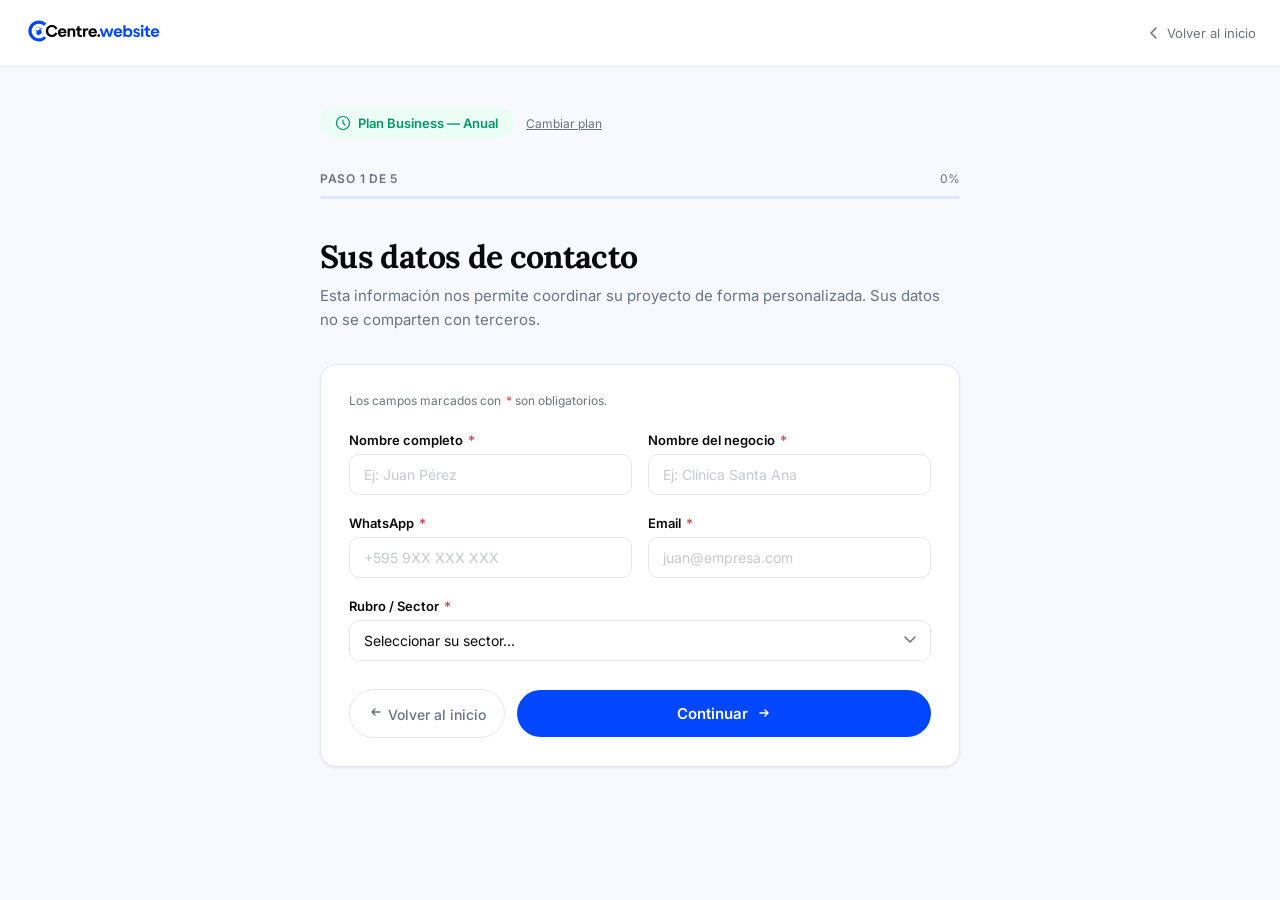
<file: empezar.html>
<!DOCTYPE html>
<html lang="es">
<head>
<meta charset="UTF-8">
<meta name="viewport" content="width=device-width, initial-scale=1.0">
<title>Empezar su proyecto — CCentre.website</title>
<meta name="robots" content="noindex">
<link rel="preconnect" href="https://fonts.googleapis.com">
<link rel="preload" href="https://fonts.googleapis.com/css2?family=Lora:ital,wght@0,600;0,700;1,600;1,700&family=Inter:wght@300;400;500;600;700&display=swap" as="style" onload="this.onload=null;this.rel='stylesheet'">
<noscript><link href="https://fonts.googleapis.com/css2?family=Lora:ital,wght@0,600;0,700;1,600;1,700&family=Inter:wght@300;400;500;600;700&display=swap" rel="stylesheet"></noscript>
<style>
*,*::before,*::after{box-sizing:border-box;margin:0;padding:0}
:root{
  --blue:#0047FF;--blue-deep:#001AFF;--blue-light:#EEF3FF;--blue-border:#E0E8FF;
  --text-main:#0A0A0A;--text-muted:#6B7280;--white:#FFFFFF;--bg-alt:#F7F9FF;
  --green:#059669;--green-light:#ECFDF5;
  --radius-card:16px;--radius-btn:50px;--radius-field:10px;
  --ff-serif:'Lora',Georgia,serif;--ff-sans:'Inter',system-ui,sans-serif;
  --tf:.2s ease;
  --shadow-sm:0 1px 3px rgba(0,0,0,.08);
  --shadow-md:0 4px 16px rgba(0,0,0,.1);
}
html{scroll-behavior:smooth}
body{font-family:var(--ff-sans);color:var(--text-main);background:var(--bg-alt);min-height:100vh;overflow-x:hidden}

/* ── NAV ── */
.top-bar{padding:18px 24px;display:flex;align-items:center;justify-content:space-between;background:var(--white);border-bottom:1px solid var(--blue-border)}
.nav-logo svg{height:26px;width:auto}
.back-link{font-size:13px;color:var(--text-muted);display:flex;align-items:center;gap:6px;text-decoration:none;transition:color var(--tf)}
.back-link:hover{color:var(--text-main)}
.back-link svg{width:14px;height:14px}

/* ── LAYOUT ── */
.page-wrap{max-width:680px;margin:0 auto;padding:40px 20px 80px}

/* ── PLAN BADGE ── */
.plan-badge{display:inline-flex;align-items:center;gap:8px;padding:8px 16px;border-radius:var(--radius-btn);font-size:13px;font-weight:600;margin-bottom:32px}
.plan-badge.starter{background:var(--blue-light);color:var(--blue)}
.plan-badge.business{background:var(--green-light);color:var(--green)}
.plan-badge .billing-pill{font-weight:400;opacity:.75}

/* ── PROGRESS ── */
.progress-wrap{margin-bottom:40px}
.progress-top{display:flex;justify-content:space-between;align-items:center;margin-bottom:10px}
.progress-label{font-size:12px;font-weight:600;letter-spacing:.06em;text-transform:uppercase;color:var(--text-muted)}
.progress-count{font-size:12px;color:var(--text-muted)}
.progress-bar-bg{height:3px;background:var(--blue-border);border-radius:3px;overflow:hidden}
.progress-bar-fill{height:100%;background:var(--blue);border-radius:3px;transition:width .4s cubic-bezier(.4,0,.2,1)}

/* ── STEP ── */
.step{display:none;animation:fadeUp .35s ease both}
.step.active{display:block}
@keyframes fadeUp{from{opacity:0;transform:translateY(12px)}to{opacity:1;transform:translateY(0)}}
.step-title{font-family:var(--ff-serif);font-size:clamp(24px,3vw,32px);font-weight:700;line-height:1.15;letter-spacing:-.02em;margin-bottom:8px}
.step-sub{font-size:15px;color:var(--text-muted);line-height:1.6;margin-bottom:32px}

/* ── CARD ── */
.form-card{background:var(--white);border:1px solid var(--blue-border);border-radius:var(--radius-card);padding:28px;box-shadow:var(--shadow-sm)}

/* ── FIELDS ── */
.field{margin-bottom:20px}
.field:last-child{margin-bottom:0}
.field-label{display:block;font-size:13px;font-weight:600;color:var(--text-main);margin-bottom:6px}
.field-hint{font-size:12px;color:var(--text-muted);margin-top:5px;line-height:1.4}
.field-input{width:100%;font-family:var(--ff-sans);font-size:14px;color:var(--text-main);background:var(--white);border:1.5px solid #E5E7EB;border-radius:var(--radius-field);padding:11px 14px;transition:border-color var(--tf),box-shadow var(--tf);outline:none}
.field-input:focus{border-color:var(--blue);box-shadow:0 0 0 3px rgba(0,71,255,.08)}
.field-input::placeholder{color:#C4C9D4}
textarea.field-input{min-height:90px;resize:vertical}
select.field-input{cursor:pointer;appearance:none;background-image:url("data:image/svg+xml,%3Csvg xmlns='http://www.w3.org/2000/svg' width='12' height='8' viewBox='0 0 12 8' fill='none'%3E%3Cpath d='M1 1L6 6L11 1' stroke='%236B7280' stroke-width='1.5' stroke-linecap='round'/%3E%3C/svg%3E");background-repeat:no-repeat;background-position:right 14px center}
.row2{display:grid;grid-template-columns:1fr 1fr;gap:16px}
@media(max-width:520px){.row2{grid-template-columns:1fr}}

/* ── RADIO / CHECK ── */
.option-group{display:flex;flex-direction:column;gap:8px}
.option-item{display:flex;align-items:flex-start;gap:12px;padding:13px 16px;border:1.5px solid #E5E7EB;border-radius:var(--radius-field);cursor:pointer;transition:border-color var(--tf),background var(--tf);position:relative}
.option-item:hover{border-color:#C4C9D4;background:#FAFAFA}
.option-item.selected{border-color:var(--blue);background:var(--blue-light)}
.option-item.selected-green{border-color:var(--green);background:var(--green-light)}
.option-item input[type=radio],.option-item input[type=checkbox]{position:absolute;opacity:0;pointer-events:none}
.option-dot{width:18px;height:18px;border-radius:50%;border:2px solid #D1D5DB;flex-shrink:0;margin-top:1px;transition:all var(--tf);display:flex;align-items:center;justify-content:center}
.option-item.selected .option-dot{border-color:var(--blue);background:var(--blue)}
.option-item.selected .option-dot::after{content:'';width:6px;height:6px;border-radius:50%;background:#fff}
.option-check{width:18px;height:18px;border-radius:5px;border:2px solid #D1D5DB;flex-shrink:0;margin-top:1px;transition:all var(--tf);display:flex;align-items:center;justify-content:center}
.option-item.selected .option-check{border-color:var(--blue);background:var(--blue)}
.option-item.selected .option-check::after{content:'';width:10px;height:7px;background-image:url("data:image/svg+xml,%3Csvg xmlns='http://www.w3.org/2000/svg' viewBox='0 0 10 7' fill='none'%3E%3Cpolyline points='1,3.5 3.5,6 9,1' stroke='white' stroke-width='1.5' stroke-linecap='round' stroke-linejoin='round'/%3E%3C/svg%3E");background-repeat:no-repeat;background-size:contain}
.option-text{flex:1}
.option-main{font-size:14px;font-weight:500;color:var(--text-main);line-height:1.4}
.option-desc{font-size:12px;color:var(--text-muted);margin-top:2px;line-height:1.4}

/* ── PLAN CARDS ── */
.plan-grid{display:grid;grid-template-columns:1fr 1fr;gap:12px;margin-bottom:4px}
@media(max-width:480px){.plan-grid{grid-template-columns:1fr}}
.plan-card{border:1.5px solid #E5E7EB;border-radius:var(--radius-card);padding:18px;cursor:pointer;transition:all var(--tf);position:relative;background:var(--white)}
.plan-card:hover{border-color:#C4C9D4}
.plan-card.sel-starter{border-color:var(--blue);background:var(--blue-light)}
.plan-card.sel-business{border-color:var(--green);background:var(--green-light)}
.plan-popular{position:absolute;top:-10px;left:50%;transform:translateX(-50%);background:var(--green);color:#fff;font-size:10px;font-weight:700;letter-spacing:.08em;text-transform:uppercase;padding:3px 10px;border-radius:20px;white-space:nowrap}
.plan-name{font-family:var(--ff-serif);font-size:20px;font-weight:700;margin-bottom:4px}
.plan-price{font-size:13px;color:var(--text-muted);margin-bottom:10px}
.plan-feats{list-style:none;display:flex;flex-direction:column;gap:5px}
.plan-feats li{font-size:12px;color:var(--text-muted);display:flex;align-items:center;gap:6px}
.plan-feats li::before{content:'';width:14px;height:14px;background-image:url("data:image/svg+xml,%3Csvg xmlns='http://www.w3.org/2000/svg' viewBox='0 0 14 14' fill='none'%3E%3Ccircle cx='7' cy='7' r='6.5' stroke='%230047FF' stroke-width='1'/%3E%3Cpolyline points='4,7 6,9 10,5' stroke='%230047FF' stroke-width='1.2' stroke-linecap='round' stroke-linejoin='round'/%3E%3C/svg%3E");background-repeat:no-repeat;background-size:contain;flex-shrink:0}
.plan-card.sel-business .plan-feats li::before{background-image:url("data:image/svg+xml,%3Csvg xmlns='http://www.w3.org/2000/svg' viewBox='0 0 14 14' fill='none'%3E%3Ccircle cx='7' cy='7' r='6.5' stroke='%23059669' stroke-width='1'/%3E%3Cpolyline points='4,7 6,9 10,5' stroke='%23059669' stroke-width='1.2' stroke-linecap='round' stroke-linejoin='round'/%3E%3C/svg%3E")}

/* ── CONDITIONAL ── */
.cond{display:none;margin-top:12px;padding-top:12px;border-top:1px solid #F3F4F6}
.cond.show{display:block}
.cond-label{font-size:12px;font-weight:600;color:var(--text-muted);text-transform:uppercase;letter-spacing:.06em;margin-bottom:8px}

/* ── DIVIDER ── */
.field-divider{border:none;border-top:1px solid #F3F4F6;margin:24px 0}

/* ── BUTTONS ── */
.btn-row{display:flex;gap:12px;margin-top:28px;align-items:center}
.btn-next{flex:1;background:var(--blue);color:#fff;font-family:var(--ff-sans);font-size:15px;font-weight:600;padding:14px 28px;border-radius:var(--radius-btn);border:none;cursor:pointer;transition:all var(--tf);display:flex;align-items:center;justify-content:center;gap:8px}
.btn-next:hover{background:var(--blue-deep);transform:translateY(-1px);box-shadow:0 6px 24px rgba(0,71,255,.3)}
.btn-next.green{background:var(--green)}
.btn-next.green:hover{background:#047857;box-shadow:0 6px 24px rgba(5,150,105,.3)}
.btn-back{background:transparent;color:var(--text-muted);font-family:var(--ff-sans);font-size:14px;font-weight:500;padding:14px 18px;border-radius:var(--radius-btn);border:1.5px solid #E5E7EB;cursor:pointer;transition:all var(--tf)}
.btn-back:hover{border-color:#C4C9D4;color:var(--text-main)}
.btn-next svg,.btn-back svg{width:16px;height:16px;flex-shrink:0}

/* ── SECURITY NOTE ── */
.security-note{display:flex;align-items:center;gap:6px;font-size:12px;color:var(--text-muted);margin-top:16px;justify-content:center}
.security-note svg{width:13px;height:13px;flex-shrink:0}

/* ── CONFIRMATION ── */
.confirm-wrap{text-align:center;padding:48px 24px}
.confirm-icon{width:64px;height:64px;border-radius:50%;background:var(--green-light);display:flex;align-items:center;justify-content:center;margin:0 auto 24px}
.confirm-icon svg{width:28px;height:28px}
.confirm-title{font-family:var(--ff-serif);font-size:28px;font-weight:700;margin-bottom:12px}
.confirm-sub{font-size:15px;color:var(--text-muted);line-height:1.6;max-width:420px;margin:0 auto 28px}
.confirm-loader{display:flex;align-items:center;justify-content:center;gap:8px;font-size:13px;color:var(--text-muted)}
.loader-dots{display:flex;gap:4px}
.loader-dots span{width:6px;height:6px;border-radius:50%;background:var(--blue);animation:bounce .8s ease infinite}
.loader-dots span:nth-child(2){animation-delay:.15s}
.loader-dots span:nth-child(3){animation-delay:.3s}
@keyframes bounce{0%,80%,100%{transform:scale(0.6);opacity:.4}40%{transform:scale(1);opacity:1}}

/* ── REQUIRED MARKER ── */
.req{color:#E53E3E;margin-left:2px}
.required-note{font-size:12px;color:var(--text-muted);margin-bottom:24px}

/* ── ERROR ── */
.field-error{font-size:12px;color:#E53E3E;margin-top:4px;display:none}
.field-input.has-error{border-color:#E53E3E}

/* ── UPLOAD ZONES ── */
.upload-zone{border:2px dashed #D1D5DB;border-radius:12px;padding:28px 20px;text-align:center;cursor:pointer;transition:all .2s;background:#FAFAFA}
.upload-zone:hover{border-color:#0047FF;background:#F0F4FF}
.upload-label{font-size:14px;color:#374151;margin:10px 0 4px}
.upload-link{color:#0047FF;font-weight:500}
.upload-hint{font-size:12px;color:#9CA3AF}
.upload-preview{display:flex;flex-wrap:wrap;gap:10px;margin-top:12px}
.upload-thumb{position:relative;width:80px;height:80px;border-radius:8px;overflow:hidden;border:1px solid #E5E7EB}
.upload-thumb img{width:100%;height:100%;object-fit:cover}
.upload-thumb .upload-remove{position:absolute;top:3px;right:3px;width:18px;height:18px;background:rgba(0,0,0,.6);border-radius:50%;display:flex;align-items:center;justify-content:center;cursor:pointer;font-size:10px;color:#fff;line-height:1}
.upload-file-item{display:flex;align-items:center;gap:8px;background:#F3F4F6;border-radius:8px;padding:8px 12px;font-size:12px;color:#374151}
.upload-file-item .remove-btn{cursor:pointer;color:#9CA3AF;font-size:14px;margin-left:auto}
</style>
</head>
<body>

<!-- NAV -->
<div class="top-bar">
  <a href="/" class="nav-logo" aria-label="CCentre.website">
    <svg height="26" viewBox="0 0 2928.56 544.53" xmlns="http://www.w3.org/2000/svg" aria-hidden="true" style="width:auto">
  <defs><style>.nl0{fill:#0047FF}.nl1{fill:#0047FF}
/* ── UPLOAD ZONES ── */
.upload-zone{border:2px dashed #D1D5DB;border-radius:12px;padding:28px 20px;text-align:center;cursor:pointer;transition:all .2s;background:#FAFAFA}
.upload-zone:hover{border-color:#0047FF;background:#F0F4FF}
.upload-label{font-size:14px;color:#374151;margin:10px 0 4px}
.upload-link{color:#0047FF;font-weight:500}
.upload-hint{font-size:12px;color:#9CA3AF}
.upload-preview{display:flex;flex-wrap:wrap;gap:10px;margin-top:12px}
.upload-thumb{position:relative;width:80px;height:80px;border-radius:8px;overflow:hidden;border:1px solid #E5E7EB}
.upload-thumb img{width:100%;height:100%;object-fit:cover}
.upload-thumb .upload-remove{position:absolute;top:3px;right:3px;width:18px;height:18px;background:rgba(0,0,0,.6);border-radius:50%;display:flex;align-items:center;justify-content:center;cursor:pointer;font-size:10px;color:#fff;line-height:1}
.upload-file-item{display:flex;align-items:center;gap:8px;background:#F3F4F6;border-radius:8px;padding:8px 12px;font-size:12px;color:#374151}
.upload-file-item .remove-btn{cursor:pointer;color:#9CA3AF;font-size:14px;margin-left:auto}
</style></defs>
  <path class="nl1" d="M419.93,380.21l42.86,43.7c-28.16,31.55-61.76,52.23-97.29,62.59-17.08,4.25-34.95,6.5-53.35,6.5-81.02,0-151.84-43.65-190.24-108.72-.01-.03-.03-.06-.04-.09-19.35-32.82-30.45-71.08-30.45-111.93,0-64.52,27.69-122.58,71.83-162.94.16-.15.32-.3.49-.45,39.2-35.62,91.27-57.34,148.41-57.34,29.34,0,57.35,5.73,82.97,16.12,26.03,11.28,50.1,27.93,70.5,49.66l-45.43,46.92c-43.6-42.29-109.69-58.73-164.84-35-72.11,31.03-104.73,103.69-91.38,178.12.09.51.04,1.06.08,1.57,24.29,86.93,110.86,137.3,199.17,108.79,21.43-6.92,38.81-22.76,56.71-37.5Z"/>
  <g>
    <path d="M458.6,272.11c0-73.6,51.52-126.88,126.18-126.88,69.05,0,105.85,44.86,114.26,81.67l-45.21,12.62c-4.91-20.68-26.99-49.07-69.05-49.07-45.21,0-78.16,34-78.16,81.67s32.95,81.67,78.16,81.67c42.06,0,64.14-28.39,69.05-49.07l45.56,12.62c-8.76,36.8-45.21,81.67-114.61,81.67-74.66,0-126.18-52.92-126.18-126.88Z"/>
    <path d="M710.25,307.86c0-53.63,40.66-91.13,91.83-91.13s87.27,34,87.27,85.87c0,7.36-.7,14.72-1.05,18.23h-131.08c3.5,23.48,22.08,38.91,46.62,38.91,21.03,0,35.05-12.27,40.31-25.24l42.06,11.57c-9.11,29.44-40.31,52.92-82.37,52.92-52.22,0-93.58-37.85-93.58-91.13ZM844.84,287.19c-3.5-19.63-21.03-31.19-42.41-31.19s-37.5,10.51-43.46,31.19h85.87Z"/>
    <path d="M912.14,220.94h46.62v15.07c10.87-12.62,27.34-19.28,48.72-19.28,38.91,0,65.89,26.99,65.89,65.54v112.51h-46.62v-99.19c0-22.78-12.62-36.8-33.65-36.8s-34.35,14.37-34.35,36.8v99.19h-46.62v-173.85Z"/>
    <path d="M1117.88,338.71v-78.51h-32.25v-39.26h14.02c13.67,0,18.23-8.76,18.23-32.95v-14.02h46.62v46.97h42.41v39.26h-42.41v75.36c0,14.37,8.06,22.78,22.08,22.78,7.71,0,15.77-1.4,22.43-3.51l6.31,36.45c-10.51,3.5-22.78,5.61-34.7,5.61-37.85,0-62.74-23.13-62.74-58.18Z"/>
    <path d="M1235.29,220.94h46.62v18.93c10.87-15.07,26.99-23.13,48.02-23.13,5.26,0,10.16.35,15.42,1.05v41.36c-4.91-.7-9.81-1.4-15.07-1.4-29.79,0-48.37,17.52-48.37,44.16v92.88h-46.62v-173.85Z"/>
    <path d="M1348.85,307.86c0-53.63,40.66-91.13,91.83-91.13s87.27,34,87.27,85.87c0,7.36-.7,14.72-1.05,18.23h-131.08c3.5,23.48,22.08,38.91,46.62,38.91,21.03,0,35.05-12.27,40.31-25.24l42.06,11.57c-9.11,29.44-40.31,52.92-82.37,52.92-52.22,0-93.58-37.85-93.58-91.13ZM1483.44,287.19c-3.5-19.63-21.03-31.19-42.41-31.19s-37.5,10.51-43.46,31.19h85.87Z"/>
    <path d="M1537.07,368.5c0-15.42,12.62-28.74,28.74-28.74s28.74,13.32,28.74,28.74-12.97,28.39-28.74,28.39-28.74-12.62-28.74-28.39Z"/>
    <path class="nl0" d="M1584.03,220.94h48.72l36.45,124.78,38.55-124.78h43.81l38.55,124.78,36.1-124.78h48.72l-55.38,173.85h-52.22l-37.85-118.12-37.85,118.12h-52.22l-55.38-173.85Z"/>
    <path class="nl0" d="M1878.8,307.86c0-53.63,40.66-91.13,91.83-91.13s87.27,34,87.27,85.87c0,7.36-.7,14.72-1.05,18.23h-131.08c3.5,23.48,22.08,38.91,46.62,38.91,21.03,0,35.05-12.27,40.31-25.24l42.06,11.57c-9.11,29.44-40.31,52.92-82.37,52.92-52.22,0-93.58-37.85-93.58-91.13ZM2013.39,287.19c-3.5-19.63-21.03-31.19-42.41-31.19s-37.5,10.51-43.46,31.19h85.87Z"/>
    <path class="nl0" d="M2127.29,378.66v16.12h-46.62v-245.35h46.62v87.97c14.02-13.32,32.95-20.68,55.38-20.68,51.17,0,87.97,37.85,87.97,91.13s-36.8,91.13-87.97,91.13c-22.08,0-41.01-7.01-55.38-20.33ZM2175.66,356.93c27.69,0,48.37-21.03,48.37-49.07s-20.68-49.07-48.37-49.07-48.37,20.68-48.37,49.07,20.68,49.07,48.37,49.07Z"/>
    <path class="nl0" d="M2285.37,348.52l39.61-10.16c2.8,15.42,17.17,25.59,36.1,25.59,14.37,0,23.83-6.31,23.83-15.77s-7.01-14.72-25.59-19.98l-21.38-6.31c-31.19-9.46-46.62-25.94-46.62-51.17,0-32.6,25.24-53.98,64.84-53.98,37.15,0,64.84,19.28,71.85,49.77l-39.61,7.36c-4.56-13.32-17.17-22.08-31.89-22.43-12.97,0-21.38,7.01-21.38,16.47,0,8.76,6.66,14.02,25.24,18.58l21.38,5.96c30.84,8.76,46.97,24.88,46.97,51.52,0,32.6-27.34,55.03-67.29,55.03s-72.55-22.08-76.06-50.47Z"/>
    <path class="nl0" d="M2475.33,141.03c16.82,0,30.14,14.02,30.14,30.14s-13.32,29.79-30.14,29.79-30.14-13.67-30.14-29.79,13.32-30.14,30.14-30.14ZM2452.19,220.94h46.62v173.85h-46.62v-173.85Z"/>
    <path class="nl0" d="M2550.68,338.71v-78.51h-32.25v-39.26h14.02c13.67,0,18.23-8.76,18.23-32.95v-14.02h46.62v46.97h42.41v39.26h-42.41v75.36c0,14.37,8.06,22.78,22.08,22.78,7.71,0,15.77-1.4,22.43-3.51l6.31,36.45c-10.51,3.5-22.78,5.61-34.7,5.61-37.85,0-62.74-23.13-62.74-58.18Z"/>
    <path class="nl0" d="M2654.42,307.86c0-53.63,40.66-91.13,91.83-91.13s87.27,34,87.27,85.87c0,7.36-.7,14.72-1.05,18.23h-131.08c3.5,23.48,22.08,38.91,46.62,38.91,21.03,0,35.05-12.27,40.31-25.24l42.06,11.57c-9.11,29.44-40.31,52.92-82.37,52.92-52.22,0-93.58-37.85-93.58-91.13ZM2789.01,287.19c-3.5-19.63-21.03-31.19-42.41-31.19s-37.5,10.51-43.46,31.19h85.87Z"/>
  </g>
  <g>
    <path class="nl1" d="M299.39,366.49h-.51c-.07-.42-.3-.64-.73-1.07l-46.64-46.6c1.69-1.39,2.99-2.92,4.52-4.4,11.89-11.47,12.03-30.31.36-42.01l-12.1-12.13c6.12-6.68,11.62-11.27,21.17-7.78,9.48,3.73,17.19,13.66,22.79,22.37l65.85-65.93c4.06-4.06,10.56-3.61,14.35.09s4.45,10.27.44,14.32l-27.36,27.66c5.46-1.99,10.71-.79,13.64,3.61,2.9,4.35,2.15,10.07-1.83,13.68-.34.07-.58,1.13-.19.96,5.18-2.2,10.8-.25,13.37,4.26,2.76,4.84,1.29,10.02-3.01,14.08,5.35-1.86,10.27-.86,13.31,3.2,2.94,3.93,2.86,9.65-.78,13.32l-34.03,34.28c-4.03,4.05-8.28,6.9-13.44,9.29-16.92,7.84-15.34,3.59-29.21,18.8Z"/>
    <polygon class="nl1" points="273.22 218.99 258.57 204.38 265.88 197.03 280.53 211.68 273.22 218.99"/>
    <polygon class="nl1" points="301.24 211.05 290.87 211.13 290.89 190.42 301.23 190.44 301.24 211.05"/>
    <polygon class="nl1" points="318.94 218.97 311.6 211.67 326.22 197.07 333.52 204.35 318.94 218.97"/>
  </g>
</svg>
  </a>
  <a href="/" class="back-link">
    <svg viewBox="0 0 14 14" fill="none" xmlns="http://www.w3.org/2000/svg"><path d="M9 2L4 7L9 12" stroke="currentColor" stroke-width="1.5" stroke-linecap="round" stroke-linejoin="round"/></svg>
    Volver al inicio
  </a>
</div>

<!-- MAIN -->
<main class="page-wrap">

  <!-- PLAN BADGE -->
  <div style="display:flex;align-items:center;gap:12px;margin-bottom:32px"><div id="plan-badge" class="plan-badge" style="margin-bottom:0">
    <svg width="14" height="14" viewBox="0 0 14 14" fill="none"><circle cx="7" cy="7" r="6.5" stroke="currentColor" stroke-width="1.2"/><path d="M7 4v3l2 2" stroke="currentColor" stroke-width="1.2" stroke-linecap="round"/></svg>
    <span id="badge-text">Plan Starter — Anual</span>
  </div><button onclick="showPlanChanger()" style="font-size:12px;color:var(--text-muted);background:none;border:none;cursor:pointer;text-decoration:underline;font-family:var(--ff-sans)">Cambiar plan</button></div>

  <!-- PLAN CHANGER MODAL -->
  <div id="plan-changer" style="display:none;background:var(--white);border:1px solid var(--blue-border);border-radius:var(--radius-card);padding:20px;margin-bottom:24px;box-shadow:var(--shadow-md)">
    <p style="font-size:13px;font-weight:600;margin-bottom:12px;color:var(--text-main)">Cambiar plan</p>
    <div class="plan-grid" id="plan-grid-changer">
      <div class="plan-card" id="cc-starter-annual" onclick="selectPlanCard('starter','annual');closePlanChanger()"><div class="plan-name" style="font-size:15px">Starter Anual</div><div class="plan-price">$79/mes</div></div>
      <div class="plan-card" id="cc-starter-monthly" onclick="selectPlanCard('starter','monthly');closePlanChanger()"><div class="plan-name" style="font-size:15px">Starter Mensual</div><div class="plan-price">$99/mes</div></div>
      <div class="plan-card" id="cc-business-annual" onclick="selectPlanCard('business','annual');closePlanChanger()"><div class="plan-name" style="font-size:15px">Business Anual</div><div class="plan-price">$139/mes</div></div>
      <div class="plan-card" id="cc-business-monthly" onclick="selectPlanCard('business','monthly');closePlanChanger()"><div class="plan-name" style="font-size:15px">Business Mensual</div><div class="plan-price">$199/mes</div></div>
    </div>
  </div>

  <!-- PROGRESS -->
  <div class="progress-wrap">
    <div class="progress-top">
      <span class="progress-label" id="progress-label">Paso 1 de 6</span>
      <span class="progress-count" id="progress-pct">0%</span>
    </div>
    <div class="progress-bar-bg"><div class="progress-bar-fill" id="progress-fill" style="width:0%"></div></div>
  </div>

  <!-- ══ STEP 2 : CONTACTO ══ -->
  <div class="step active" id="step-1">
    <h1 class="step-title">Sus datos de contacto</h1>
    <p class="step-sub">Esta información nos permite coordinar su proyecto de forma personalizada. Sus datos no se comparten con terceros.</p>
    <div class="form-card">
      <p class="required-note">Los campos marcados con <span class="req">*</span> son obligatorios.</p>
      <div class="row2">
        <div class="field">
          <label class="field-label" for="nombre">Nombre completo <span class="req">*</span></label>
          <input class="field-input" type="text" id="nombre" placeholder="Ej: Juan Pérez" autocomplete="name">
          <div class="field-error" id="err-nombre">Por favor ingrese su nombre.</div>
        </div>
        <div class="field">
          <label class="field-label" for="empresa">Nombre del negocio <span class="req">*</span></label>
          <input class="field-input" type="text" id="empresa" placeholder="Ej: Clínica Santa Ana" autocomplete="organization">
          <div class="field-error" id="err-empresa">Por favor ingrese el nombre de su negocio.</div>
        </div>
      </div>
      <div class="row2">
        <div class="field">
          <label class="field-label" for="whatsapp">WhatsApp <span class="req">*</span></label>
          <input class="field-input" type="tel" id="whatsapp" placeholder="+595 9XX XXX XXX" autocomplete="tel" pattern="\+[0-9\s]{7,20}" inputmode="tel">
          
          <div class="field-error" id="err-whatsapp">Número inválido — debe comenzar con +<br>(ej: +595123123123)</div>
        </div>
        <div class="field">
          <label class="field-label" for="email">Email <span class="req">*</span></label>
          <input class="field-input" type="email" id="email" placeholder="juan@empresa.com" autocomplete="email">
          <div class="field-error" id="err-email">Por favor ingrese un email válido.</div>
        </div>
      </div>
      <div class="field">
        <label class="field-label" for="sector">Rubro / Sector <span class="req">*</span></label>
        <select class="field-input" id="sector" onchange="handleSector()">
          <option value="">Seleccionar su sector...</option>
          <option value="Clínica / Salud">Clínica / Salud</option>
          <option value="Restaurante / Gastronomía">Restaurante / Gastronomía</option>
          <option value="Inmobiliaria">Inmobiliaria</option>
          <option value="Mecánica / Automotriz">Mecánica / Automotriz</option>
          <option value="Salón de belleza / Estética">Salón de belleza / Estética</option>
          <option value="Educación / Academia">Educación / Academia</option>
          <option value="Comercio / Retail">Comercio / Retail</option>
          <option value="Servicios profesionales">Servicios profesionales</option>
          <option value="Construcción / Arquitectura">Construcción / Arquitectura</option>
          <option value="Otro">Otro</option>
        </select>
        <div class="field-error" id="err-sector">Por favor seleccione su sector.</div>
      </div>
      <div class="cond" id="cond-sector">
        <label class="field-label" for="sector-otro">Especifique su rubro <span class="req">*</span></label>
        <input class="field-input" type="text" id="sector-otro" placeholder="Ej: Veterinaria, Odontología...">
      </div>
      <div class="btn-row">
        <button class="btn-back" onclick="window.location.href='/'">
          <svg viewBox="0 0 16 16" fill="none"><path d="M12 8H4M7 5L4 8l3 3" stroke="currentColor" stroke-width="1.5" stroke-linecap="round" stroke-linejoin="round"/></svg>
          Volver al inicio
        </button>
        <button class="btn-next" onclick="goNext(1)">
          Continuar
          <svg viewBox="0 0 16 16" fill="none"><path d="M4 8h8M9 5l3 3-3 3" stroke="currentColor" stroke-width="1.5" stroke-linecap="round" stroke-linejoin="round"/></svg>
        </button>
      </div>
    </div>
  </div>

  <!-- ══ STEP 3 : SITUACIÓN ACTUAL ══ -->
  <div class="step" id="step-2">
    <h1 class="step-title">Situación digital actual</h1>
    <p class="step-sub">Entender su punto de partida nos permite diseñar un sitio coherente con lo que ya tiene, y mejorar lo que falta.</p>
    <div class="form-card">

      <div class="field">
        <label class="field-label">¿Tiene sitio web actualmente? <span class="req">*</span></label>
        <div class="option-group" id="web-group">
          <label class="option-item" data-radio-group="web-group" data-value="si" data-showcond="cond-web-url" data-showcond-val="true">
            <input type="radio" name="web" value="si">
            <div class="option-dot"></div>
            <div class="option-text"><div class="option-main">Sí, tengo un sitio activo</div></div>
          </label>
          <label class="option-item" data-radio-group="web-group" data-value="no" data-showcond="cond-web-url" data-showcond-val="false">
            <input type="radio" name="web" value="no">
            <div class="option-dot"></div>
            <div class="option-text"><div class="option-main">No, nunca tuve sitio web</div></div>
          </label>
          <label class="option-item" data-radio-group="web-group" data-value="inactivo" data-showcond="cond-web-url" data-showcond-val="false">
            <input type="radio" name="web" value="inactivo">
            <div class="option-dot"></div>
            <div class="option-text"><div class="option-main">Tuve uno pero ya no está activo</div></div>
          </label>
        </div>
        <div class="cond" id="cond-web-url">
          <div class="cond-label">URL de su sitio actual</div>
          <input class="field-input" type="url" id="web-url" placeholder="https://www.sunegocio.com">
          <p class="field-hint">Lo analizamos para entender qué funciona hoy y qué mejorar.</p>
        </div>
      </div>

      <hr class="field-divider">

      <div class="field">
        <label class="field-label">¿Tiene redes sociales activas? <span style="font-weight:400;color:var(--text-muted)">(seleccione todas las que apliquen)</span></label>
        <div class="option-group" id="redes-group">
          <label class="option-item" data-group="redes-group" data-cb="true">
            <input type="checkbox" value="instagram">
            <div class="option-check"></div>
            <div class="option-text"><div class="option-main">Instagram</div></div>
          </label>
          <label class="option-item" data-group="redes-group" data-cb="true">
            <input type="checkbox" value="facebook">
            <div class="option-check"></div>
            <div class="option-text"><div class="option-main">Facebook</div></div>
          </label>
          <label class="option-item" data-group="redes-group" data-cb="true">
            <input type="checkbox" value="tiktok">
            <div class="option-check"></div>
            <div class="option-text"><div class="option-main">TikTok</div></div>
          </label>
          <label class="option-item" data-group="redes-group" data-ninguna="true" data-cb="true">
            <input type="checkbox" value="ninguna">
            <div class="option-check"></div>
            <div class="option-text"><div class="option-main">Ninguna por ahora</div></div>
          </label>
        </div>
        <div class="cond" id="cond-redes-url">
          <div class="cond-label">Enlace a su perfil principal</div>
          <input class="field-input" type="url" id="redes-url" placeholder="https://redsocial.com/sunegocio">
          <p class="field-hint">Conocer su presencia actual nos ayuda a crear un sitio coherente con su imagen de marca.</p>
        </div>
      </div>

      <div class="btn-row">
        <button class="btn-back" onclick="goBack(2)">
          <svg viewBox="0 0 16 16" fill="none"><path d="M12 8H4M7 5L4 8l3 3" stroke="currentColor" stroke-width="1.5" stroke-linecap="round" stroke-linejoin="round"/></svg>
          Volver
        </button>
        <button class="btn-next" onclick="goNext(2)">
          Continuar
          <svg viewBox="0 0 16 16" fill="none"><path d="M4 8h8M9 5l3 3-3 3" stroke="currentColor" stroke-width="1.5" stroke-linecap="round" stroke-linejoin="round"/></svg>
        </button>
      </div>
    </div>
  </div>

  <!-- ══ STEP 4 : EL PROYECTO ══ -->
  <div class="step" id="step-3">
    <h1 class="step-title">Su proyecto</h1>
    <p class="step-sub">Cuanto más nos cuente ahora, más preparados llegamos a nuestra primera conversación.</p>
    <div class="form-card">

      <div class="field">
        <label class="field-label">¿Qué objetivo principal busca con su sitio web? <span class="req">*</span></label>
        <div class="option-group" id="objetivo-group">
          <label class="option-item" data-radio-group="objetivo-group" data-value="clientes" data-showcond="cond-objetivo-otro" data-showcond-val="false">
            <input type="radio" name="objetivo" value="clientes">
            <div class="option-dot"></div>
            <div class="option-text">
              <div class="option-main">Conseguir más clientes y ventas</div>
              <div class="option-desc">Quiero que el sitio genere contactos y consultas</div>
            </div>
          </label>
          <label class="option-item" data-radio-group="objetivo-group" data-value="credibilidad" data-showcond="cond-objetivo-otro" data-showcond-val="false">
            <input type="radio" name="objetivo" value="credibilidad">
            <div class="option-dot"></div>
            <div class="option-text">
              <div class="option-main">Ganar credibilidad y presencia profesional</div>
              <div class="option-desc">Quiero que mis clientes me encuentren y confíen en mi negocio</div>
            </div>
          </label>
          <label class="option-item" data-radio-group="objetivo-group" data-value="informar" data-showcond="cond-objetivo-otro" data-showcond-val="false">
            <input type="radio" name="objetivo" value="informar">
            <div class="option-dot"></div>
            <div class="option-text">
              <div class="option-main">Informar sobre servicios, precios y horarios</div>
              <div class="option-desc">Quiero que mis clientes actuales tengan todo a mano</div>
            </div>
          </label>
          <label class="option-item" data-radio-group="objetivo-group" data-value="otro" data-showcond="cond-objetivo-otro" data-showcond-val="true">
            <input type="radio" name="objetivo" value="otro">
            <div class="option-dot"></div>
            <div class="option-text"><div class="option-main">Otro objetivo</div></div>
          </label>
        </div>
        <div class="cond" id="cond-objetivo-otro">
          <input class="field-input" type="text" id="objetivo-otro" placeholder="Describa su objetivo principal...">
        </div>
      </div>

      <hr class="field-divider">

      <div class="field">
        <label class="field-label">¿Qué secciones necesita su sitio? <span style="font-weight:400;color:var(--text-muted)">(puede seleccionar varias)</span></label>
        <div class="option-group" id="secciones-group">
          <label class="option-item" data-group="secciones-group" data-cb="true">
            <input type="checkbox" value="servicios_precios"><div class="option-check"></div>
            <div class="option-text"><div class="option-main">Servicios / productos con precios</div></div>
          </label>
          <label class="option-item" data-group="secciones-group" data-cb="true">
            <input type="checkbox" value="galeria"><div class="option-check"></div>
            <div class="option-text"><div class="option-main">Galería de fotos o trabajos realizados</div></div>
          </label>
          <label class="option-item" data-group="secciones-group" data-cb="true">
            <input type="checkbox" value="reservas"><div class="option-check"></div>
            <div class="option-text"><div class="option-main">Formulario de citas o reservas</div></div>
          </label>
          <label class="option-item" data-group="secciones-group" data-cb="true">
            <input type="checkbox" value="mapa"><div class="option-check"></div>
            <div class="option-text"><div class="option-main">Ubicación y mapa interactivo</div></div>
          </label>
          <label class="option-item" data-group="secciones-group" data-cb="true">
            <input type="checkbox" value="testimonios"><div class="option-check"></div>
            <div class="option-text"><div class="option-main">Testimonios de clientes</div></div>
          </label>
          <label class="option-item" data-group="secciones-group" data-cb="true">
            <input type="checkbox" value="whatsapp"><div class="option-check"></div>
            <div class="option-text"><div class="option-main">Botón de contacto por WhatsApp</div></div>
          </label>
        </div>
      </div>

      <hr class="field-divider">

      <div class="field">
        <label class="field-label" for="referencia">¿Tiene algún sitio de referencia que le guste? <span style="font-weight:400;color:var(--text-muted)">(opcional)</span></label>
        <input class="field-input" type="url" id="referencia" placeholder="https://ejemplo.com">
        <p class="field-hint">No lo copiamos, pero nos ayuda a entender su estilo visual y lo que le parece atractivo.</p>
      </div>

      <div class="btn-row">
        <button class="btn-back" onclick="goBack(3)">
          <svg viewBox="0 0 16 16" fill="none"><path d="M12 8H4M7 5L4 8l3 3" stroke="currentColor" stroke-width="1.5" stroke-linecap="round" stroke-linejoin="round"/></svg>
          Volver
        </button>
        <button class="btn-next" onclick="goNext(3)">
          Continuar
          <svg viewBox="0 0 16 16" fill="none"><path d="M4 8h8M9 5l3 3-3 3" stroke="currentColor" stroke-width="1.5" stroke-linecap="round" stroke-linejoin="round"/></svg>
        </button>
      </div>
    </div>
  </div>

  <!-- ══ STEP 5 : IDENTIDAD VISUAL + BUSINESS ══ -->
  <div class="step" id="step-4">
    <h1 class="step-title" id="step4-title">Identidad visual</h1>
    <p class="step-sub" id="step4-sub">Cuéntenos sobre la imagen de su marca para que el sitio sea 100% coherente con su negocio.</p>
    <div class="form-card">

      <!-- BLOQUE BUSINESS ONLY -->
      <div id="block-business" style="display:none">
        <div class="field">
          <label class="field-label">¿Tiene contenido visual propio (fotos o videos del negocio)?</label>
          <div class="option-group" id="contenido-group">
            <label class="option-item" data-radio-group="contenido-group" data-value="si">
              <input type="radio" name="contenido" value="si"><div class="option-dot"></div>
              <div class="option-text">
                <div class="option-main">Sí, tengo fotos y/o videos</div>
                <div class="option-desc">Puedo compartirlos cuando empecemos</div>
              </div>
            </label>
            <label class="option-item" data-radio-group="contenido-group" data-value="parcial">
              <input type="radio" name="contenido" value="parcial"><div class="option-dot"></div>
              <div class="option-text">
                <div class="option-main">Tengo algo pero es limitado</div>
                <div class="option-desc">Necesitaré ayuda para complementar</div>
              </div>
            </label>
            <label class="option-item" data-radio-group="contenido-group" data-value="no">
              <input type="radio" name="contenido" value="no"><div class="option-dot"></div>
              <div class="option-text">
                <div class="option-main">No tengo, necesito que me orienten</div>
                <div class="option-desc">Saber esto de antemano nos permite planificar el diseño desde el primer día.</div>
              </div>
            </label>
          </div>
        </div>


        <div style="margin-bottom:20px">
          <label class="field-label">Subir fotos o imágenes del negocio <span style="font-weight:400;color:var(--text-muted)">(opcional)</span></label>
          <div class="upload-zone" onclick="document.getElementById('inp-fotos').click()">
            <svg width="28" height="28" viewBox="0 0 28 28" fill="none"><path d="M14 18V10M14 10l-4 4M14 10l4 4" stroke="#9CA3AF" stroke-width="1.8" stroke-linecap="round" stroke-linejoin="round"/><rect x="2" y="2" width="24" height="24" rx="5" stroke="#D1D5DB" stroke-width="1.5" stroke-dasharray="4 3"/></svg>
            <p class="upload-label">Arrastre sus archivos o <span class="upload-link">seleccione desde su dispositivo</span></p>
            <p class="upload-hint">PNG, JPG, JPEG — máx. 10 MB por archivo</p>
          </div>
          <input type="file" id="inp-fotos" accept=".png,.jpg,.jpeg" multiple style="display:none">
          <div class="upload-preview" id="prev-fotos"></div>
        </div>
        <div class="field">
          <label class="field-label">¿Cómo describiría el tono de su marca?</label>
          <div class="option-group" id="tono-group">
            <label class="option-item" data-radio-group="tono-group" data-value="profesional">
              <input type="radio" name="tono" value="profesional"><div class="option-dot"></div>
              <div class="option-text"><div class="option-main">Profesional y formal</div><div class="option-desc">Serio, institucional, confiable</div></div>
            </label>
            <label class="option-item" data-radio-group="tono-group" data-value="cercano">
              <input type="radio" name="tono" value="cercano"><div class="option-dot"></div>
              <div class="option-text"><div class="option-main">Cercano y amigable</div><div class="option-desc">Accesible, cálido, humano</div></div>
            </label>
            <label class="option-item" data-radio-group="tono-group" data-value="moderno">
              <input type="radio" name="tono" value="moderno"><div class="option-dot"></div>
              <div class="option-text"><div class="option-main">Moderno y dinámico</div><div class="option-desc">Joven, energético, innovador</div></div>
            </label>
            <label class="option-item" data-radio-group="tono-group" data-value="premium">
              <input type="radio" name="tono" value="premium"><div class="option-dot"></div>
              <div class="option-text"><div class="option-main">Premium / exclusivo</div><div class="option-desc">Sofisticado, aspiracional, de alto valor</div></div>
            </label>
          </div>
        </div>
        <hr class="field-divider">
      </div>

      <!-- BLOQUE COMÚN -->
      <div class="field">
        <label class="field-label">¿Tiene logo?</label>
        <div class="option-group" id="logo-group">
          <label class="option-item" data-radio-group="logo-group" data-value="si">
            <input type="radio" name="logo" value="si"><div class="option-dot"></div>
            <div class="option-text"><div class="option-main">Sí, en buena calidad</div><div class="option-desc">PNG o vector (AI, SVG, EPS)</div></div>
          </label>
          <label class="option-item" data-radio-group="logo-group" data-value="baja">
            <input type="radio" name="logo" value="baja"><div class="option-dot"></div>
            <div class="option-text"><div class="option-main">Tengo logo pero en baja resolución</div><div class="option-desc">Solo tengo JPG pixelado o una foto</div></div>
          </label>
          <label class="option-item" data-radio-group="logo-group" data-value="no">
            <input type="radio" name="logo" value="no"><div class="option-dot"></div>
            <div class="option-text"><div class="option-main">No tengo logo aún</div><div class="option-desc">Lo crearemos juntos</div></div>
          </label>
        </div>
      </div>


      <div style="margin-bottom:20px">
        <label class="field-label">Subir su logo <span style="font-weight:400;color:var(--text-muted)">(opcional)</span></label>
        <div class="upload-zone" onclick="document.getElementById('inp-logo').click()">
          <svg width="28" height="28" viewBox="0 0 28 28" fill="none"><path d="M14 18V10M14 10l-4 4M14 10l4 4" stroke="#9CA3AF" stroke-width="1.8" stroke-linecap="round" stroke-linejoin="round"/><rect x="2" y="2" width="24" height="24" rx="5" stroke="#D1D5DB" stroke-width="1.5" stroke-dasharray="4 3"/></svg>
          <p class="upload-label">Arrastre su logo o <span class="upload-link">seleccione desde su dispositivo</span></p>
          <p class="upload-hint">SVG, EPS, PNG, JPG, JPEG — máx. 10 MB</p>
        </div>
        <input type="file" id="inp-logo" accept=".svg,.eps,.png,.jpg,.jpeg" style="display:none">
        <div class="upload-preview" id="prev-logo"></div>
      </div>
      <div class="field">
        <label class="field-label" for="colores">¿Tiene colores o paleta definida para su marca? <span style="font-weight:400;color:var(--text-muted)">(opcional)</span></label>
        <input class="field-input" type="text" id="colores" placeholder="Ej: azul marino y dorado, o código #0047FF">
        <p class="field-hint">Si no tiene colores definidos, se los propondremos según su sector y estilo.</p>
      </div>

      <div class="btn-row">
        <button class="btn-back" onclick="goBack(4)">
          <svg viewBox="0 0 16 16" fill="none"><path d="M12 8H4M7 5L4 8l3 3" stroke="currentColor" stroke-width="1.5" stroke-linecap="round" stroke-linejoin="round"/></svg>
          Volver
        </button>
        <button class="btn-next" onclick="goNext(4)">
          Continuar
          <svg viewBox="0 0 16 16" fill="none"><path d="M4 8h8M9 5l3 3-3 3" stroke="currentColor" stroke-width="1.5" stroke-linecap="round" stroke-linejoin="round"/></svg>
        </button>
      </div>
    </div>
  </div>

  <!-- ══ STEP 6 : ÚLTIMO PASO ══ -->
  <div class="step" id="step-5">
    <h1 class="step-title">Último paso</h1>
    <p class="step-sub">Ya casi terminamos. Estos últimos detalles nos ayudan a priorizar y preparar mejor su proyecto.</p>
    <div class="form-card">

      <div class="field">
        <label class="field-label">¿Cuándo le gustaría lanzar su sitio?</label>
        <div class="option-group" id="urgencia-group">
          <label class="option-item" data-radio-group="urgencia-group" data-value="urgente">
            <input type="radio" name="urgencia" value="urgente"><div class="option-dot"></div>
            <div class="option-text"><div class="option-main">Lo antes posible</div><div class="option-desc">Tengo urgencia, necesito estar online pronto</div></div>
          </label>
          <label class="option-item" data-radio-group="urgencia-group" data-value="mes">
            <input type="radio" name="urgencia" value="mes"><div class="option-dot"></div>
            <div class="option-text"><div class="option-main">En el próximo mes</div><div class="option-desc">Tengo algo de margen pero quiero avanzar</div></div>
          </label>
          <label class="option-item" data-radio-group="urgencia-group" data-value="sin-prisa">
            <input type="radio" name="urgencia" value="sin-prisa"><div class="option-dot"></div>
            <div class="option-text"><div class="option-main">Sin prisa, cuando esté bien hecho</div><div class="option-desc">Prefiero calidad sobre velocidad</div></div>
          </label>
        </div>
      </div>

      <hr class="field-divider">

      <div class="field">
        <label class="field-label" for="fuente">¿Cómo nos conoció? <span style="font-weight:400;color:var(--text-muted)">(opcional)</span></label>
        <select class="field-input" id="fuente">
          <option value="">Seleccionar...</option>
          <option>Búsqueda en Google</option>
          <option>Instagram</option>
          <option>Facebook</option>
          <option>Recomendación de alguien</option>
          <option>WhatsApp</option>
          <option>LinkedIn</option>
          <option>Otro</option>
        </select>
      </div>

      <div class="field">
        <label class="field-label" for="notas">¿Algo más que quiera contarnos? <span style="font-weight:400;color:var(--text-muted)">(opcional)</span></label>
        <textarea class="field-input" id="notas" placeholder="Cualquier detalle extra sobre su negocio, dudas, o lo que quiera que sepamos antes de hablar..."></textarea>
      </div>

      <div class="btn-row">
        <button class="btn-back" onclick="goBack(5)">
          <svg viewBox="0 0 16 16" fill="none"><path d="M12 8H4M7 5L4 8l3 3" stroke="currentColor" stroke-width="1.5" stroke-linecap="round" stroke-linejoin="round"/></svg>
          Volver
        </button>
        <button class="btn-next green" onclick="submitForm()">
          Enviar y continuar al pago →
        </button>
      </div>

      <div class="security-note">
        <svg viewBox="0 0 13 13" fill="none"><path d="M6.5 1L2 3v4c0 2.5 2 4.5 4.5 5C9 11.5 11 9.5 11 7V3L6.5 1Z" stroke="currentColor" stroke-width="1.2" stroke-linejoin="round"/></svg>
        Sus datos están protegidos · Solo los usamos para su proyecto
      </div>
    </div>
  </div>

  <!-- ══ CONFIRMATION ══ -->
  <div class="step" id="step-confirm">
    <div class="confirm-wrap">
      <div class="confirm-icon">
        <svg viewBox="0 0 28 28" fill="none"><polyline points="5,14 11,20 23,8" stroke="var(--green)" stroke-width="2.5" stroke-linecap="round" stroke-linejoin="round"/></svg>
      </div>
      <h1 class="confirm-title">¡Recibimos su información!</h1>
      <p class="confirm-sub">Perfecto. Ahora le redirigimos al pago seguro para activar su plan. En menos de 24 horas nos ponemos en contacto.</p>
      <div class="confirm-loader">
        <span>Redirigiendo al pago</span>
        <div class="loader-dots">
          <span></span><span></span><span></span>
        </div>
      </div>
    </div>
  </div>

</main>

<script>
var WEBHOOK = 'https://hook.us2.make.com/9xmejzhe9c0up5kj8sgljae8cji4p5d9';

/* ═══════════════════════════════════════════════════════════════════
   STRIPE — LIENS DE PAIEMENT
   ⚠️  MODE TEST ACTIF — à remplacer par les liens LIVE avant go-live
   Procédure :
     1. Compléter la vérification d'identité sur dashboard.stripe.com
     2. Créer 4 Payment Links en mode LIVE avec ces noms de produits :
        · Plan Starter Anual   → remplacer la valeur starter.annual
        · Plan Starter Mensual → remplacer la valeur starter.monthly
        · Plan Business Anual  → remplacer la valeur business.annual
        · Plan Business Mensual→ remplacer la valeur business.monthly
     3. Supprimer cette notice et uploader empezar.html sur GitHub
   ═══════════════════════════════════════════════════════════════════ */
var STRIPE = {
  starter:  {
    annual:  'https://buy.stripe.com/dRm4gBgyOczFbZy5wA0ZW01',  /* ← REMPLACER PAR LIEN LIVE STARTER ANUAL   */
    monthly: 'https://buy.stripe.com/3cI9AV3M2gPV9RqbUY0ZW00'   /* ← REMPLACER PAR LIEN LIVE STARTER MENSUAL */
  },
  business: {
    annual:  'https://buy.stripe.com/3cI3cx0zQ8jpgfO6AE0ZW03',  /* ← REMPLACER PAR LIEN LIVE BUSINESS ANUAL  */
    monthly: 'https://buy.stripe.com/fZucN74Q61V13t25wA0ZW02'   /* ← REMPLACER PAR LIEN LIVE BUSINESS MENSUAL */
  }
};
var state = { plan:'business', billing:'annual' };
var TOTAL = 5;
var currentStep = 1;

/* ── INIT depuis URL ── */
(function(){
  var p = new URLSearchParams(window.location.search);
  var plan = p.get('plan') || 'business';
  var billing = p.get('billing') || 'annual';
  if(plan !== 'starter') plan = 'business';
  if(billing !== 'monthly') billing = 'annual';
  state.plan = plan;
  state.billing = billing;
  updateBadge();
})();

function updateBadge(){
  var badge = document.getElementById('plan-badge');
  var txt = document.getElementById('badge-text');
  var planLabel = state.plan === 'business' ? 'Business' : 'Starter';
  var billLabel = state.billing === 'annual' ? 'Anual' : 'Mensual';
  txt.textContent = 'Plan ' + planLabel + ' — ' + billLabel;
  badge.className = 'plan-badge ' + state.plan;
  // highlight dans le changer
  document.querySelectorAll('#plan-grid-changer .plan-card').forEach(function(c){ c.className='plan-card'; });
  var id = 'cc-'+state.plan+'-'+state.billing;
  var el = document.getElementById(id);
  if(el) el.classList.add(state.plan==='business'?'sel-business':'sel-starter');
}

function selectPlanCard(plan, billing){
  state.plan = plan;
  state.billing = billing;
  updateBadge();
}

function showPlanChanger(){
  var el = document.getElementById('plan-changer');
  el.style.display = el.style.display === 'none' ? 'block' : 'none';
}
function closePlanChanger(){
  document.getElementById('plan-changer').style.display = 'none';
}

/* ── PROGRESS ── */
function setProgress(step){
  var pct = Math.round(((step-1)/TOTAL)*100);
  document.getElementById('progress-fill').style.width = pct+'%';
  document.getElementById('progress-label').textContent = 'Paso '+step+' de '+TOTAL;
  document.getElementById('progress-pct').textContent = pct+'%';
}

/* ── NAVIGATION ── */
function showStep(n){
  document.querySelectorAll('.step').forEach(function(s){ s.classList.remove('active'); });
  var el = document.getElementById('step-'+(n==='confirm'?'confirm':n));
  if(el) el.classList.add('active');
  currentStep = n;
  if(typeof n === 'number') setProgress(n);
  window.scrollTo({top:0,behavior:'smooth'});
  if(n === 4) updateStep4();
}
function goNext(from){
  if(!validateStep(from)) return;
  showStep(from+1);
}
function goBack(from){ showStep(from-1); }

/* ── VALIDATION ── */
function showGroupError(groupId, msg){
  var err = document.getElementById('gerr-'+groupId);
  if(!err){
    err = document.createElement('div');
    err.id = 'gerr-'+groupId;
    err.style.cssText = 'color:#DC2626;font-size:12px;margin-top:6px;display:none';
    var grp = document.getElementById(groupId);
    if(grp) grp.parentNode.insertBefore(err, grp.nextSibling);
  }
  err.textContent = msg || 'Por favor seleccione una opción.';
  err.style.display = msg ? 'block' : 'none';
}
function hideGroupError(groupId){ showGroupError(groupId, ''); }

function validateStep(n){
  if(n === 1){
    var ok = true;
    ['nombre','empresa','whatsapp','email'].forEach(function(id){
      var el = document.getElementById(id);
      var err = document.getElementById('err-'+id);
      var valid = el.value.trim().length > 0;
      if(id === 'email') valid = valid && /^[^@]+@[^@]+\.[^@]+$/.test(el.value.trim());
        if(id === 'whatsapp') valid = valid && /^\+[0-9][0-9\s]{6,19}$/.test(el.value.trim());
      el.classList.toggle('has-error', !valid);
      if(err) err.style.display = valid ? 'none' : 'block';
      if(!valid) ok = false;
    });
    var sec = document.getElementById('sector');
    var errSec = document.getElementById('err-sector');
    var secOk = sec.value !== '';
    sec.classList.toggle('has-error', !secOk);
    errSec.style.display = secOk ? 'none' : 'block';
    if(!secOk) ok = false;
    if(secOk && sec.value === 'Otro'){
      var otroEl = document.getElementById('sector-otro');
      var otroOk = otroEl && otroEl.value.trim().length > 0;
      if(otroEl) otroEl.classList.toggle('has-error', !otroOk);
      if(!otroOk) ok = false;
    }
    return ok;
  }
  if(n === 2){
    var web = document.querySelector('input[name="web"]:checked');
    if(!web){ showGroupError('web-group', 'Por favor seleccione una opción.'); return false; }
    hideGroupError('web-group');
    return true;
  }
  if(n === 3){
    var ok = true;
    var obj = document.querySelector('input[name="objetivo"]:checked');
    if(!obj){ showGroupError('objetivo-group', 'Por favor seleccione su objetivo.'); ok = false; }
    else { hideGroupError('objetivo-group'); }
    var secs = document.querySelectorAll('#secciones-group input[type=checkbox]:checked');
    if(secs.length === 0){ showGroupError('secciones-group', 'Por favor seleccione al menos una sección.'); ok = false; }
    else { hideGroupError('secciones-group'); }
    if(obj && obj.value === 'otro'){
      var ot = document.getElementById('objetivo-otro');
      if(ot && ot.value.trim().length === 0){ ot.classList.add('has-error'); ok = false; }
      else if(ot){ ot.classList.remove('has-error'); }
    }
    return ok;
  }
  if(n === 4){
    var ok = true;
    var isBiz = state && state.plan === 'business';
    if(isBiz){
      var cont = document.querySelector('input[name="contenido"]:checked');
      if(!cont){ showGroupError('contenido-group', 'Por favor seleccione una opción.'); ok = false; }
      else { hideGroupError('contenido-group'); }
      var tono = document.querySelector('input[name="tono"]:checked');
      if(!tono){ showGroupError('tono-group', 'Por favor seleccione el tono de su marca.'); ok = false; }
      else { hideGroupError('tono-group'); }
    }
    var logo = document.querySelector('input[name="logo"]:checked');
    if(!logo){ showGroupError('logo-group', 'Por favor indique si tiene logo.'); ok = false; }
    else { hideGroupError('logo-group'); }
    return ok;
  }
  if(n === 5){
    var urg = document.querySelector('input[name="urgencia"]:checked');
    if(!urg){ showGroupError('urgencia-group', 'Por favor seleccione cuándo desea lanzar su sitio.'); return false; }
    hideGroupError('urgencia-group');
    return true;
  }
  return true;
}

/* ── CONDITIONALS ── */
function showCond(id, show){
  var el = document.getElementById(id);
  if(el) el.classList.toggle('show', show);
}
function handleSector(){
  showCond('cond-sector', document.getElementById('sector').value === 'Otro');
}
function updateRedesUrl(){
  var checks = document.querySelectorAll('#redes-group input[type=checkbox]');
  var any = false;
  checks.forEach(function(c){ if(c.checked && c.value !== 'ninguna') any = true; });
  showCond('cond-redes-url', any);
}
function updateStep4(){
  var isBiz = state.plan === 'business';
  document.getElementById('block-business').style.display = isBiz ? 'block' : 'none';
  document.getElementById('step4-title').textContent = isBiz ? 'Contenido e identidad visual' : 'Identidad visual';
  document.getElementById('step4-sub').textContent = isBiz
    ? 'Para el plan Business gestionamos sus redes y blog. Necesitamos conocer su tono y sus recursos visuales.'
    : 'Cuéntenos sobre la imagen de su marca para que el sitio sea 100% coherente con su negocio.';
}

/* ── EVENT DELEGATION — radios y checkboxes sin conflicto ── */
document.addEventListener('DOMContentLoaded', function(){

  document.body.addEventListener('click', function(e){
    var label = e.target.closest('.option-item');
    if(!label) return;

    /* RADIO */
    var radioGroup = label.dataset.radioGroup;
    if(radioGroup){
      e.preventDefault();
      // Deselect all in group
      document.querySelectorAll('[data-radio-group="'+radioGroup+'"]').forEach(function(l){
        l.classList.remove('selected');
        var r = l.querySelector('input[type=radio]');
        if(r) r.checked = false;
      });
      label.classList.add('selected');
      var radio = label.querySelector('input[type=radio]');
      if(radio) radio.checked = true;
      // showCond
      if(label.dataset.showcond){
        showCond(label.dataset.showcond, label.dataset.showcondVal === 'true');
        // hide all other conds in same radio group
        document.querySelectorAll('[data-radio-group="'+radioGroup+'"]').forEach(function(l2){
          if(l2 !== label && l2.dataset.showcond){
            showCond(l2.dataset.showcond, false);
          }
        });
      }
      // Special: web-group
      if(radioGroup === 'web-group'){
        var val = radio ? radio.value : '';
        showCond('cond-web-url', val === 'si');
      }
      return;
    }

    /* CHECKBOX */
    if(label.dataset.cb){
      e.preventDefault();
      var cb = label.querySelector('input[type=checkbox]');
      if(!cb) return;
      var group = label.dataset.group;
      var isNinguna = label.dataset.ninguna === 'true';

      if(isNinguna){
        // Deselect all others
        document.querySelectorAll('[data-group="'+group+'"]').forEach(function(l2){
          l2.classList.remove('selected');
          var c = l2.querySelector('input[type=checkbox]');
          if(c) c.checked = false;
        });
        label.classList.add('selected');
        cb.checked = true;
      } else {
        // Uncheck "ninguna" if present
        var ningEl = document.querySelector('[data-group="'+group+'"][data-ninguna="true"]');
        if(ningEl){
          ningEl.classList.remove('selected');
          var ningCb = ningEl.querySelector('input[type=checkbox]');
          if(ningCb) ningCb.checked = false;
        }
        cb.checked = !cb.checked;
        label.classList.toggle('selected', cb.checked);
      }
      if(group === 'redes-group') updateRedesUrl();
    }
  });

  /* sector change */
  document.getElementById('sector').addEventListener('change', handleSector);

  showStep(1);
  updateBadge();
});

/* ── PLAN CARDS dans le changer ── */
document.querySelectorAll && (function(){
  // highlight initial après DOM ready - géré dans updateBadge()
})();

/* ── COLLECT ── */
function collectData(){
  var webVal = '';
  var webChecked = document.querySelector('input[name="web"]:checked');
  if(webChecked) webVal = webChecked.value;

  var redesCbs = document.querySelectorAll('#redes-group input[type=checkbox]:checked');
  var redes = Array.from(redesCbs).map(function(c){ return c.value; }).join(', ');

  var seccionesCbs = document.querySelectorAll('#secciones-group input[type=checkbox]:checked');
  var secciones = Array.from(seccionesCbs).map(function(c){ return c.value; }).join(', ');

  var sectorVal = document.getElementById('sector').value;
  if(sectorVal === 'Otro') sectorVal = document.getElementById('sector-otro').value;

  return {
    fecha: new Date().toLocaleString('es-PY',{timeZone:'America/Asuncion',year:'numeric',month:'2-digit',day:'2-digit',hour:'2-digit',minute:'2-digit'})+' (PY)',
    plan: state.plan.charAt(0).toUpperCase()+state.plan.slice(1),
    facturacion: state.billing === 'annual' ? 'Anual' : 'Mensual',
    nombre: document.getElementById('nombre').value.trim(),
    empresa: document.getElementById('empresa').value.trim(),
    whatsapp: document.getElementById('whatsapp').value.trim(),
    email: document.getElementById('email').value.trim(),
    sector: sectorVal,
    sitio_web: webVal,
    url_web: document.getElementById('web-url').value.trim(),
    redes: redes,
    url_redes: document.getElementById('redes-url').value.trim(),
    objetivo: (document.querySelector('input[name="objetivo"]:checked')||{}).value||'',
    objetivo_detalle: document.getElementById('objetivo-otro').value.trim(),
    secciones: secciones,
    referencia: document.getElementById('referencia').value.trim(),
    contenido: (document.querySelector('input[name="contenido"]:checked')||{}).value||'',
    tono: (document.querySelector('input[name="tono"]:checked')||{}).value||'',
    logo: (document.querySelector('input[name="logo"]:checked')||{}).value||'',
    colores: document.getElementById('colores').value.trim(),
    urgencia: (document.querySelector('input[name="urgencia"]:checked')||{}).value||'',
    fuente: document.getElementById('fuente').value,
    notas: document.getElementById('notas').value.trim()
  };
}

/* ── SUBMIT ── */
var _formSubmitted = false;
function submitForm(){
  // Protection double-submit
  if(_formSubmitted) return;
  _formSubmitted = true;
  var btn = document.querySelector('#step-5 .btn-next');
  if(btn){ btn.disabled = true; btn.textContent = 'Procesando...'; }

  showStep('confirm');
  var data = collectData();

  fetch(WEBHOOK,{
    method:'POST',
    headers:{'Content-Type':'application/json'},
    body:JSON.stringify(data)
  }).then(function(res){
    if(!res.ok) throw new Error('HTTP ' + res.status);
  }).catch(function(err){
    // Webhook Make indisponible — on ne bloque pas le client, mais on sauvegarde les données
    console.warn('[CCentre] Webhook Make non joignable:', err.message || err);
    try {
      var fallback = { ts: new Date().toISOString(), data: data };
      localStorage.setItem('ccenew_onboarding_fallback', JSON.stringify(fallback));
      console.info('[CCentre] Données sauvegardées en localStorage (clé: ccenew_onboarding_fallback)');
    } catch(e) { /* localStorage non disponible (mode privé ou quota) */ }
  });

  // Redirection vers Stripe après 2,5s
  setTimeout(function(){
    window.location.href = STRIPE[state.plan][state.billing];
  }, 2500);
}

/* ── UPLOAD ── */
var uploadFiles = {fotos:[], logo:[]};
function setupUpload(type){
  var input = document.getElementById('inp-'+type);
  var preview = document.getElementById('prev-'+type);
  if(!input || !preview) return;
  input.addEventListener('change', function(){
    Array.from(this.files).forEach(function(file){
      if(file.size > 10*1024*1024){ alert('Archivo demasiado grande (máx 10 MB): '+file.name); return; }
      var reader = new FileReader();
      reader.onload = function(ev){
        var div = document.createElement('div');
        var isImg = file.type.startsWith('image/') && !file.name.endsWith('.svg') && !file.name.endsWith('.eps');
        if(isImg){
          div.className = 'upload-thumb';
          var img = document.createElement('img');
          img.src = ev.target.result;
          img.alt = file.name;
          var btn = document.createElement('div');
          btn.className = 'upload-remove';
          btn.textContent = '✕';
          btn.onclick = function(){ div.remove(); };
          div.appendChild(img);
          div.appendChild(btn);
        } else {
          div.className = 'upload-file-item';
          div.textContent = file.name;
          var btn = document.createElement('span');
          btn.className = 'remove-btn';
          btn.textContent = '✕';
          btn.onclick = function(){ div.remove(); };
          div.appendChild(btn);
        }
        preview.appendChild(div);
      };
      reader.readAsDataURL(file);
    });
    input.value = '';
  });
  // Drag & drop
  var zone = input.previousElementSibling;
  if(zone && zone.classList.contains('upload-zone')){
    zone.addEventListener('dragover', function(e){ e.preventDefault(); zone.style.borderColor='#0047FF'; });
    zone.addEventListener('dragleave', function(){ zone.style.borderColor=''; });
    zone.addEventListener('drop', function(e){
      e.preventDefault(); zone.style.borderColor='';
      var fakeFiles = Array.from(e.dataTransfer.files);
      fakeFiles.forEach(function(file){
        if(file.size > 10*1024*1024){ alert('Archivo demasiado grande: '+file.name); return; }
        var reader = new FileReader();
        reader.onload = function(ev){
          var div = document.createElement('div');
          var isImg = file.type.startsWith('image/') && !file.name.endsWith('.svg') && !file.name.endsWith('.eps');
          if(isImg){
            div.className = 'upload-thumb';
            var img = document.createElement('img'); img.src = ev.target.result; img.alt = file.name;
            var btn = document.createElement('div'); btn.className = 'upload-remove'; btn.textContent = '✕'; btn.onclick = function(){ div.remove(); };
            div.appendChild(img); div.appendChild(btn);
          } else {
            div.className = 'upload-file-item'; div.textContent = file.name;
            var btn = document.createElement('span'); btn.className = 'remove-btn'; btn.textContent = '✕'; btn.onclick = function(){ div.remove(); };
            div.appendChild(btn);
          }
          preview.appendChild(div);
        };
        reader.readAsDataURL(file);
      });
    });
  }
}
document.addEventListener('DOMContentLoaded', function(){
  setupUpload('fotos');
  setupUpload('logo');
});

</script>
</body>
</html>
</file>
